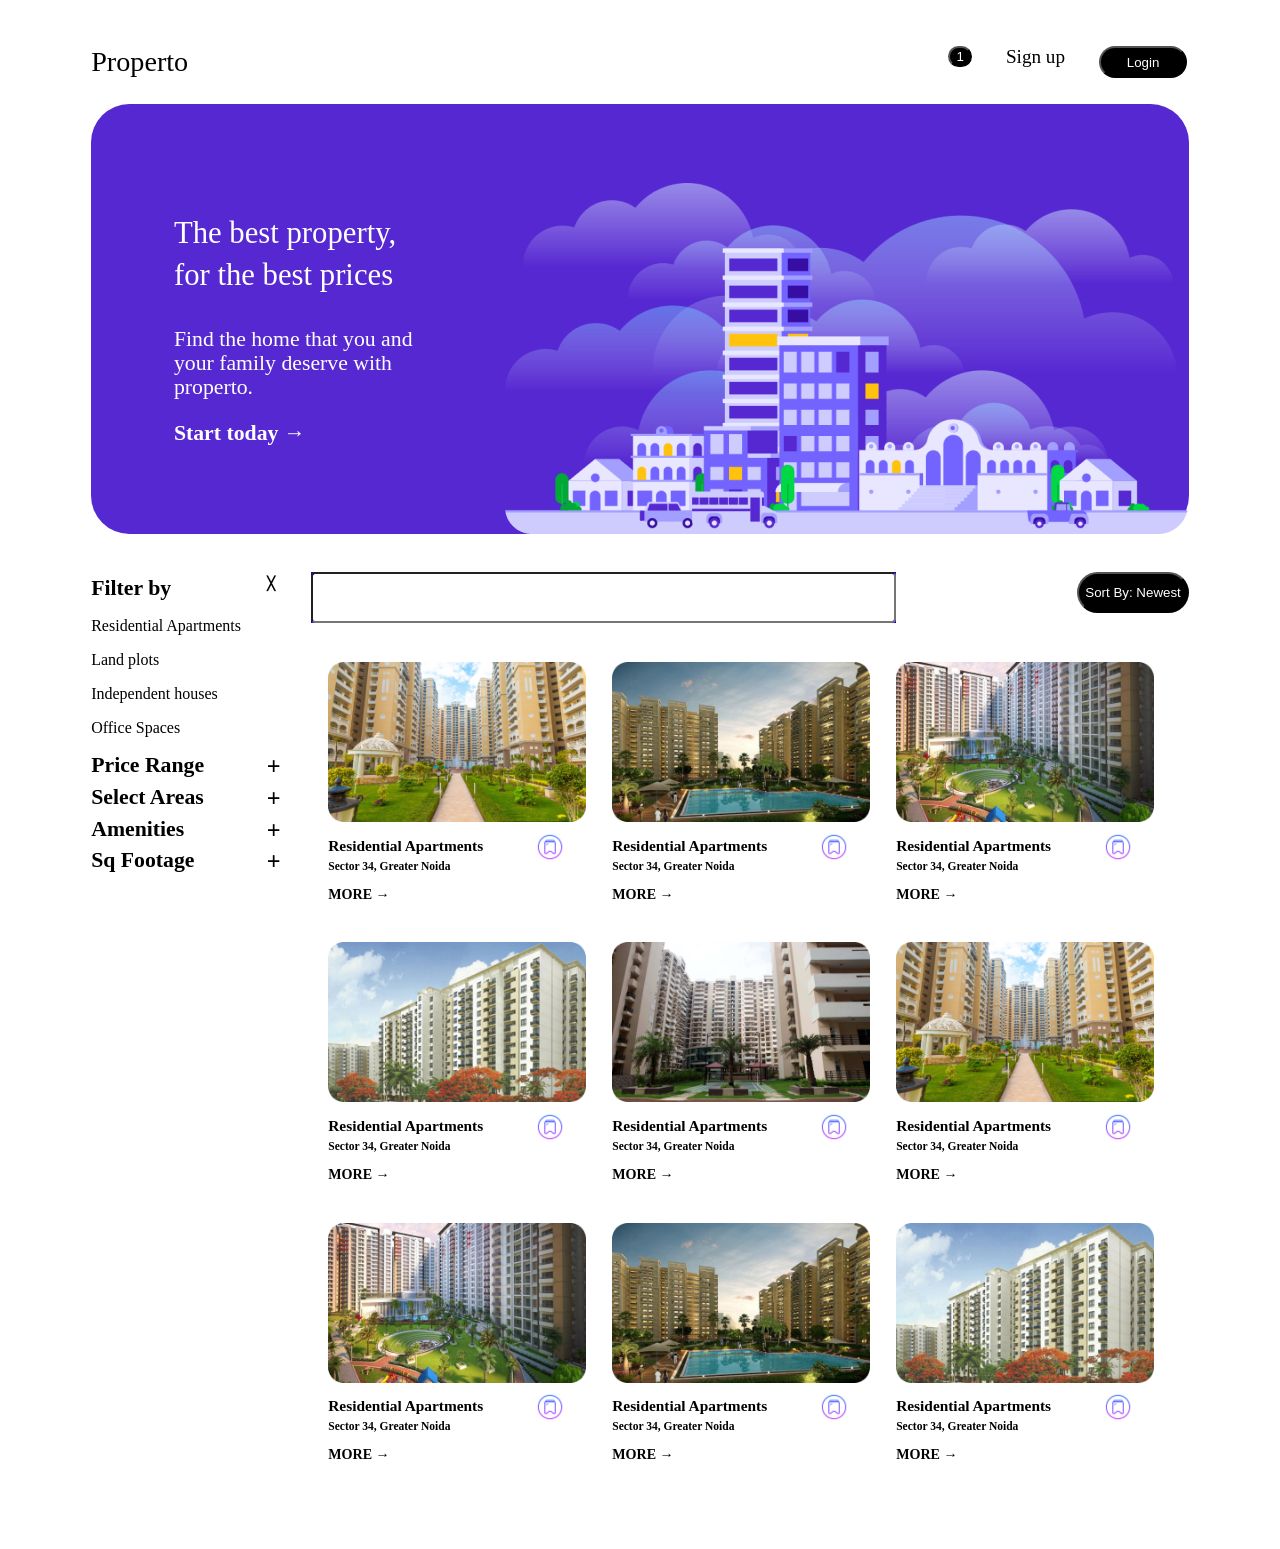
<file: index.html>
<html>

<head>
    <title>e-lite-section-1</title>
    <link rel="stylesheet" href="desk-1.css">
</head>


<body>
    <div class="my-project">
        <div class="header-container">
            <div class="header-text-container">
                <span class="header-text-description">
                    Properto
                </span>
            </div>
            <div class="login-container">
                <div class="empty">

                </div>
                <div class="the-login-buttons">
                    <div class="button-container">
                        <button class="round-button">1</button>
                    </div>

                    <span class="sign-up-text">Sign up</span>
                    <div class="button-container">
                        <button class="normal-button">Login</button>
                    </div>

                </div>
            </div>

        </div>
        <div class="main-image-text-container">
            <div class="image-text-container">
                <div class="text-container">
                    <p class="text-1">The best property,<br> for the best prices</p>
                </div>
                <div class="text-container">
                    <p class="text-2">Find the home that you and <br>your family deserve with<br> properto.</p>
                </div>
                <div class="text-container">
                    <p class="text-3">Start today → </p>
                </div>
            </div>

            <div class="image-container">
                <img class="the-img" src='assets/header-image.png'>
            </div>
        </div>

        <div class="main-body">
            <div class="menu-items-container">
                <div class="menu-item">
                    <span class="menu-item-text">Filter by</span>
                    <span class="menu-item-symbol cross-symbol">&#9587;</span>
                </div>
                <div class="menu-item-objects">
                    <p>Residential Apartments</p>
                    <p>Land plots</p>
                    <p>Independent houses</p>
                    <p>Office Spaces</p>

                </div>
                <div class="menu-item">
                    <span class="menu-item-text">Price Range</span>
                    <span class="menu-item-symbol plus-symbol">+</span>

                </div>
                <div class="menu-item">
                    <span class="menu-item-text">Select Areas</span>
                    <span class="menu-item-symbol plus-symbol">+</span>

                </div>
                <div class="menu-item">
                    <span class="menu-item-text ">Amenities</span>
                    <span class="menu-item-symbol plus-symbol">+</span>
                </div>
                <div class="menu-item">
                    <span class="menu-item-text">Sq Footage</span>
                    <span class="menu-item-symbol plus-symbol">+</span>
                </div>

            </div>

            <div class="main-content">
                <div class="main-content-header">
                    <div class="input-box-container">
                        <input class="input-box" type="text">
                    </div>
                    <div class="the-button-container">
                        <button class="the-button">Sort By: Newest</button>
                    </div>
                </div>

                <div class="main-content-body">
                    <div class="boxes">
                        <div class="boxes-image-container">
                            <img class="the-img-house" src="assets/box-img-1.png">
                        </div>
                        <div class="boxes-image-description">
                            <div class="details-container">
                                <div class="res-apartment-container"><span class="res-apartment-text">Residential Apartments</span> </div>
                                <div class="address-container"><span class="address-text">Sector 34, Greater Noida</span></div>
                                <div class="more-container"><span class="more-text">MORE → </span></div>
                            </div>
                            <div class="bookmark-logo-container">
                                <img src='assets/bookmark-icon.png' height="30vw">
                            </div>
                        </div>
                    </div>
                    <div class="boxes">
                        <div class="boxes-image-container">
                            <img class="the-img-house" src="assets/box-img-2.png">
                        </div>
                        <div class="boxes-image-description">
                            <div class="details-container">
                                <div class="res-apartment-container"><span class="res-apartment-text">Residential Apartments</span> </div>
                                <div class="address-container"><span class="address-text">Sector 34, Greater Noida</span></div>
                                <div class="more-container"><span class="more-text">MORE → </span></div>
                            </div>
                            <div class="bookmark-logo-container">
                                <img src='assets/bookmark-icon.png' height="30vw">
                            </div>
                        </div>
                    </div>
                    <div class="boxes">
                        <div class="boxes-image-container">
                            <img class="the-img-house" src="assets/box-img-3.png">
                        </div>
                        <div class="boxes-image-description">
                            <div class="details-container">
                                <div class="res-apartment-container"><span class="res-apartment-text">Residential Apartments</span> </div>
                                <div class="address-container"><span class="address-text">Sector 34, Greater Noida</span></div>
                                <div class="more-container"><span class="more-text">MORE → </span></div>
                            </div>
                            <div class="bookmark-logo-container">
                                <img src='assets/bookmark-icon.png' height="30vw">
                            </div>
                        </div>
                    </div>
                    <div class="boxes">
                        <div class="boxes-image-container">
                            <img class="the-img-house" src="assets/box-img-4.png">
                        </div>
                        <div class="boxes-image-description">
                            <div class="details-container">
                                <div class="res-apartment-container"><span class="res-apartment-text">Residential Apartments</span> </div>
                                <div class="address-container"><span class="address-text">Sector 34, Greater Noida</span></div>
                                <div class="more-container"><span class="more-text">MORE → </span></div>
                            </div>
                            <div class="bookmark-logo-container">
                                <img src='assets/bookmark-icon.png' height="30vw">
                            </div>
                        </div>
                    </div>
                    <div class="boxes">
                        <div class="boxes-image-container">
                            <img class="the-img-house" src="assets/box-img-5.png">
                        </div>
                        <div class="boxes-image-description">
                            <div class="details-container">
                                <div class="res-apartment-container"><span class="res-apartment-text">Residential Apartments</span> </div>
                                <div class="address-container"><span class="address-text">Sector 34, Greater Noida</span></div>
                                <div class="more-container"><span class="more-text">MORE → </span></div>
                            </div>
                            <div class="bookmark-logo-container">
                                <img src='assets/bookmark-icon.png' height="30vw">
                            </div>
                        </div>
                    </div>
                    <div class="boxes">
                        <div class="boxes-image-container">
                            <img class="the-img-house" src="assets/box-img-1.png">
                        </div>
                        <div class="boxes-image-description">
                            <div class="details-container">
                                <div class="res-apartment-container"><span class="res-apartment-text">Residential Apartments</span> </div>
                                <div class="address-container"><span class="address-text">Sector 34, Greater Noida</span></div>
                                <div class="more-container"><span class="more-text">MORE → </span></div>
                            </div>
                            <div class="bookmark-logo-container">
                                <img src='assets/bookmark-icon.png' height="30vw">
                            </div>
                        </div>
                    </div>
                    <div class="boxes">
                        <div class="boxes-image-container">
                            <img class="the-img-house" src="assets/box-img-7.png">
                        </div>
                        <div class="boxes-image-description">
                            <div class="details-container">
                                <div class="res-apartment-container"><span class="res-apartment-text">Residential Apartments</span> </div>
                                <div class="address-container"><span class="address-text">Sector 34, Greater Noida</span></div>
                                <div class="more-container"><span class="more-text">MORE → </span></div>
                            </div>
                            <div class="bookmark-logo-container">
                                <img src='assets/bookmark-icon.png' height="30vw">
                            </div>
                        </div>
                    </div>
                    <div class="boxes">
                        <div class="boxes-image-container">
                            <img class="the-img-house" src="assets/box-img-8.png">
                        </div>
                        <div class="boxes-image-description">
                            <div class="details-container">
                                <div class="res-apartment-container"><span class="res-apartment-text">Residential Apartments</span> </div>
                                <div class="address-container"><span class="address-text">Sector 34, Greater Noida</span></div>
                                <div class="more-container"><span class="more-text">MORE → </span></div>
                            </div>
                            <div class="bookmark-logo-container">
                                <img src='assets/bookmark-icon.png' height="30vw">
                            </div>
                        </div>
                    </div>
                    <div class="boxes">
                        <div class="boxes-image-container">
                            <img class="the-img-house" src="assets/box-img-9.png">
                        </div>
                        <div class="boxes-image-description">
                            <div class="details-container">
                                <div class="res-apartment-container"><span class="res-apartment-text">Residential Apartments</span> </div>
                                <div class="address-container"><span class="address-text">Sector 34, Greater Noida</span></div>
                                <div class="more-container"><span class="more-text">MORE → </span></div>
                            </div>
                            <div class="bookmark-logo-container">
                                <img src='assets/bookmark-icon.png' height="30vw">
                            </div>
                        </div>
                    </div>

                </div>
            </div>
        </div>
    </div>


</body>

</html>
</file>
<file: desk-1.css>
.main-image-text-container {
    background-color: #5628D2;
    display: flex;
    margin-bottom: 3vw;
    padding-top: 6vw;
    border-radius: 3vw;
}

.image-text-container {
    flex: 1;
    flex-direction: vertical;
    font-family: Prompt;
    font-style: normal;
    font-weight: normal;
    align-items: center;
}

.text-container {
    width: 60%;
    margin: auto;
}

.text-1 {
    font-size: 2.4vw;
    color: #FFFFFF;
    line-height: 3.3vw;
}

.text-2 {
    font-family: Inter;
    font-style: normal;
    font-weight: normal;
    line-height: 1.9vw;
    font-size: 1.7vw;
    color: #FFFFFF;
}

.text-3 {
    font-style: normal;
    font-family: Inter;
    font-weight: bold;
    font-size: 1.7vw;
    color: #FFFFFF;
}

.image-container {
    align-self: flex-end;
    flex: 1.4;
}

.main-body {
    display: flex;
}

.menu-items-container {
    background-color: #FFFFFF;
    flex: 1;
}

.main-content {
    flex: 4;
}

.menu-item {
    display: flex;
    margin-top: 0.3vw;
}

.menu-item-text {
    color: black;
    font-weight: bold;
    font-size: 1.7vw;
    flex: 4
}

.menu-item-symbol {
    flex: 1;
    color: black;
    font-weight: bold;
}

.cross-symbol {
    font-size: 1vw;
}

.plus-symbol {
    font-size: 1.9vw;
}

.my-project {
    padding: 3vw 6.5vw 3vw 6.5vw;
}

.main-content-header {
    background-color: red;
    margin-bottom: 3vw;
    display: flex;
}

.input-box-container {
    background-color: blue;
    flex: 2;
}

.input-box {
    border-radius: 4px;
    height: 4vw;
    width: 100%;
}

.the-button-container {
    background-color: #fff;
    flex: 1;
    text-align: right;
}

.the-button {
    background-color: black;
    color: white;
    height: 80%;
    border-radius: 3vw;
}

.main-content-body {
    /* background-color: yellow; */
    padding-left: 2%;
    display: flex;
    flex-wrap: wrap;
}

.boxes {
    flex: 0 0 30%;
    flex-direction: column;
    /* align-items: center; */
    display: flex;
    margin-right: 3%;
    margin-bottom: 2vw;
    /* flex: 1 1 160px;
    flex-wrap: wrap; */
}

.boxes-image-container {
    margin-bottom: 0.75vw;
}

.the-img-house {
    flex-direction: column;
    align-items: center;
    width: 100%;
}

.boxes-image-description {
    display: flex;
}

.bookmark-logo-container {
    flex: 1;
}

.details-container {
    flex: 4;
    display: flex;
    flex-direction: column;
    font-family: Inter;
    font-style: normal;
    font-weight: bold;
}

.res-apartment-text {
    font-size: 1.2vw;
    line-height: 2.2vw;
    font-weight: bold;
}

.address-text {
    font-size: 0.9vw;
}

.more-text {
    font-size: 1.1vw;
    font-weight: bold;
    line-height: 3.5vw;
}

.bookmark-logo-container {}

.header-container {
    display: flex;
    margin-bottom: 2vw;
}

.header-text-container {
    flex: 1;
}

.login-container {
    flex: 1;
    display: flex;
}

.empty {
    background-color: #FFFFFF;
    flex: 1;
}

.the-login-buttons {
    background-color: #FFFFFF;
    flex: 1;
    display: flex;
}

.header-text-description {
    font-size: 2.2vw;
}

.normal-button {
    background-color: black;
    color: white;
    border-radius: 50vw;
    padding: 0.5vw 2vw 0.5vw 2vw;
}

.round-button {
    background-color: black;
    color: white;
    border-radius: 50vw;
}

.button-container {
    flex: 1;
    text-align: center;
}

.sign-up-text {
    flex: 1;
    font-size: 1.5vw;
}
</file>
